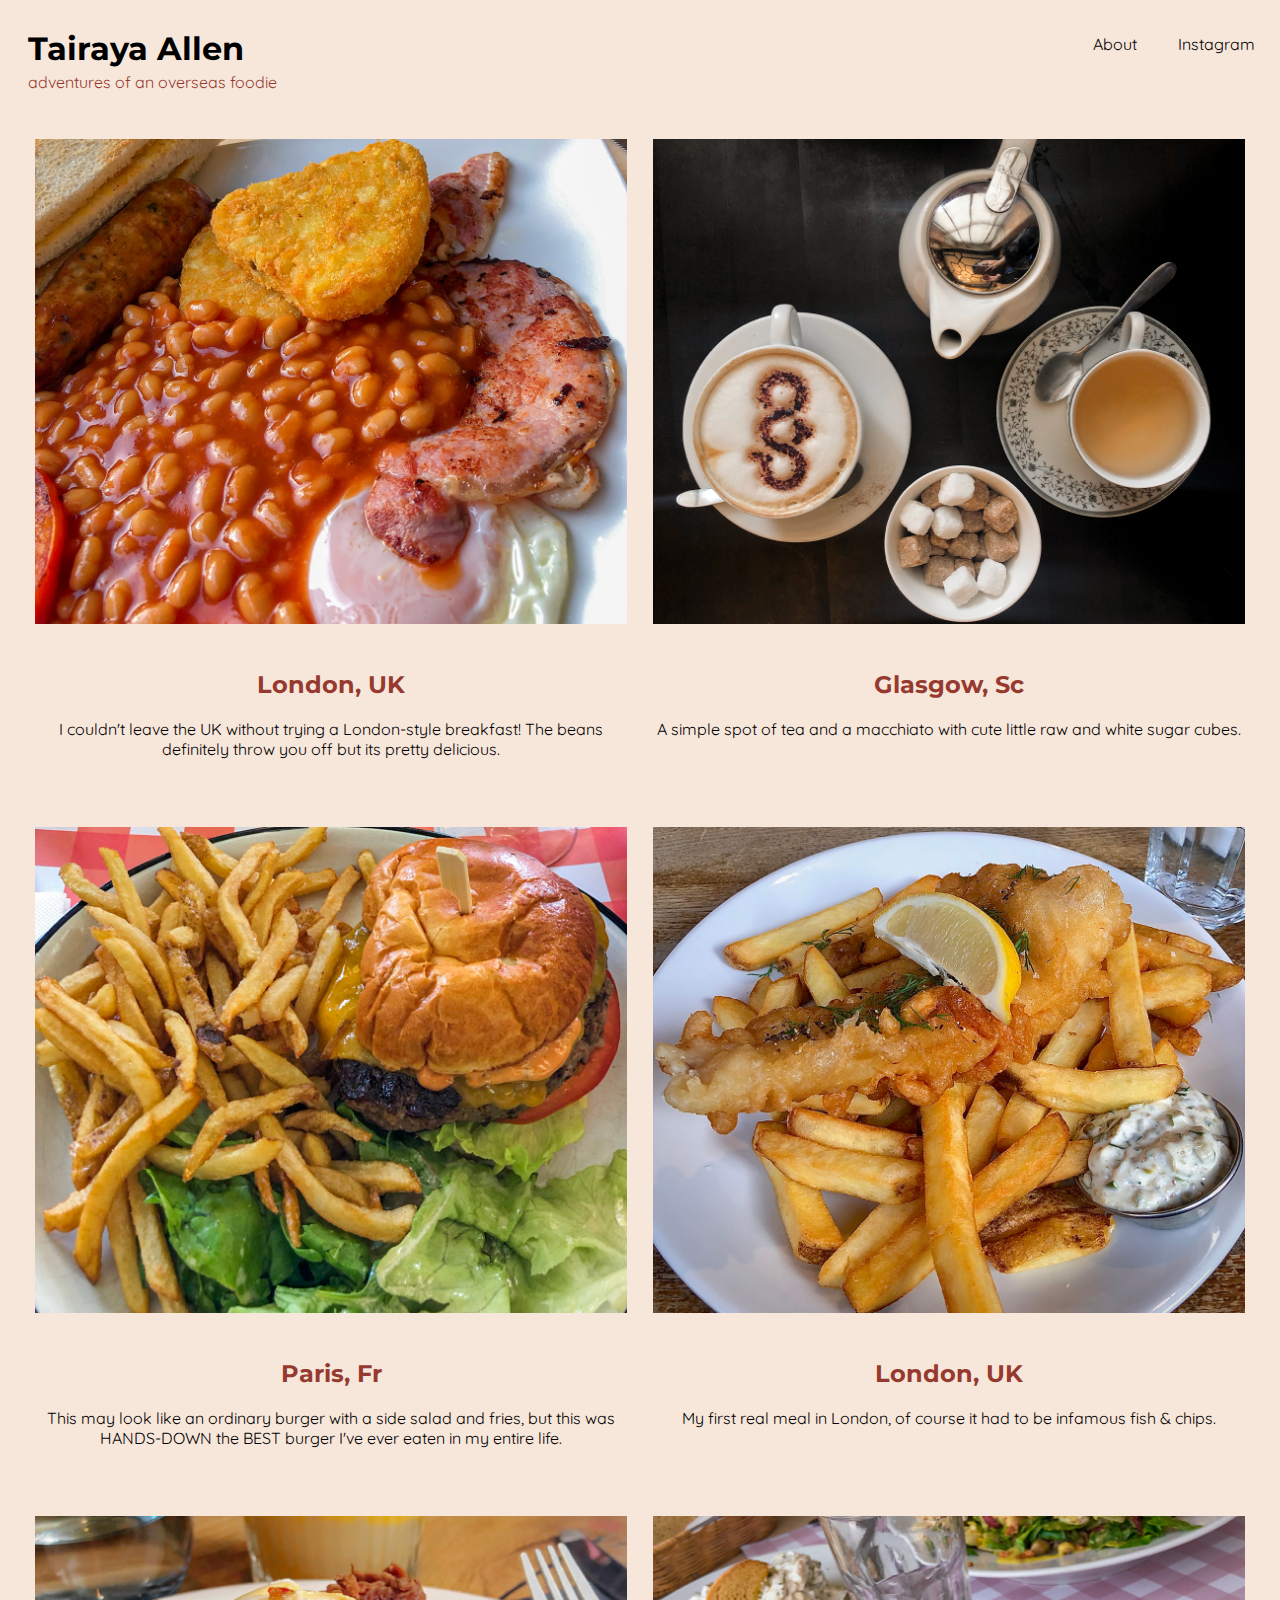
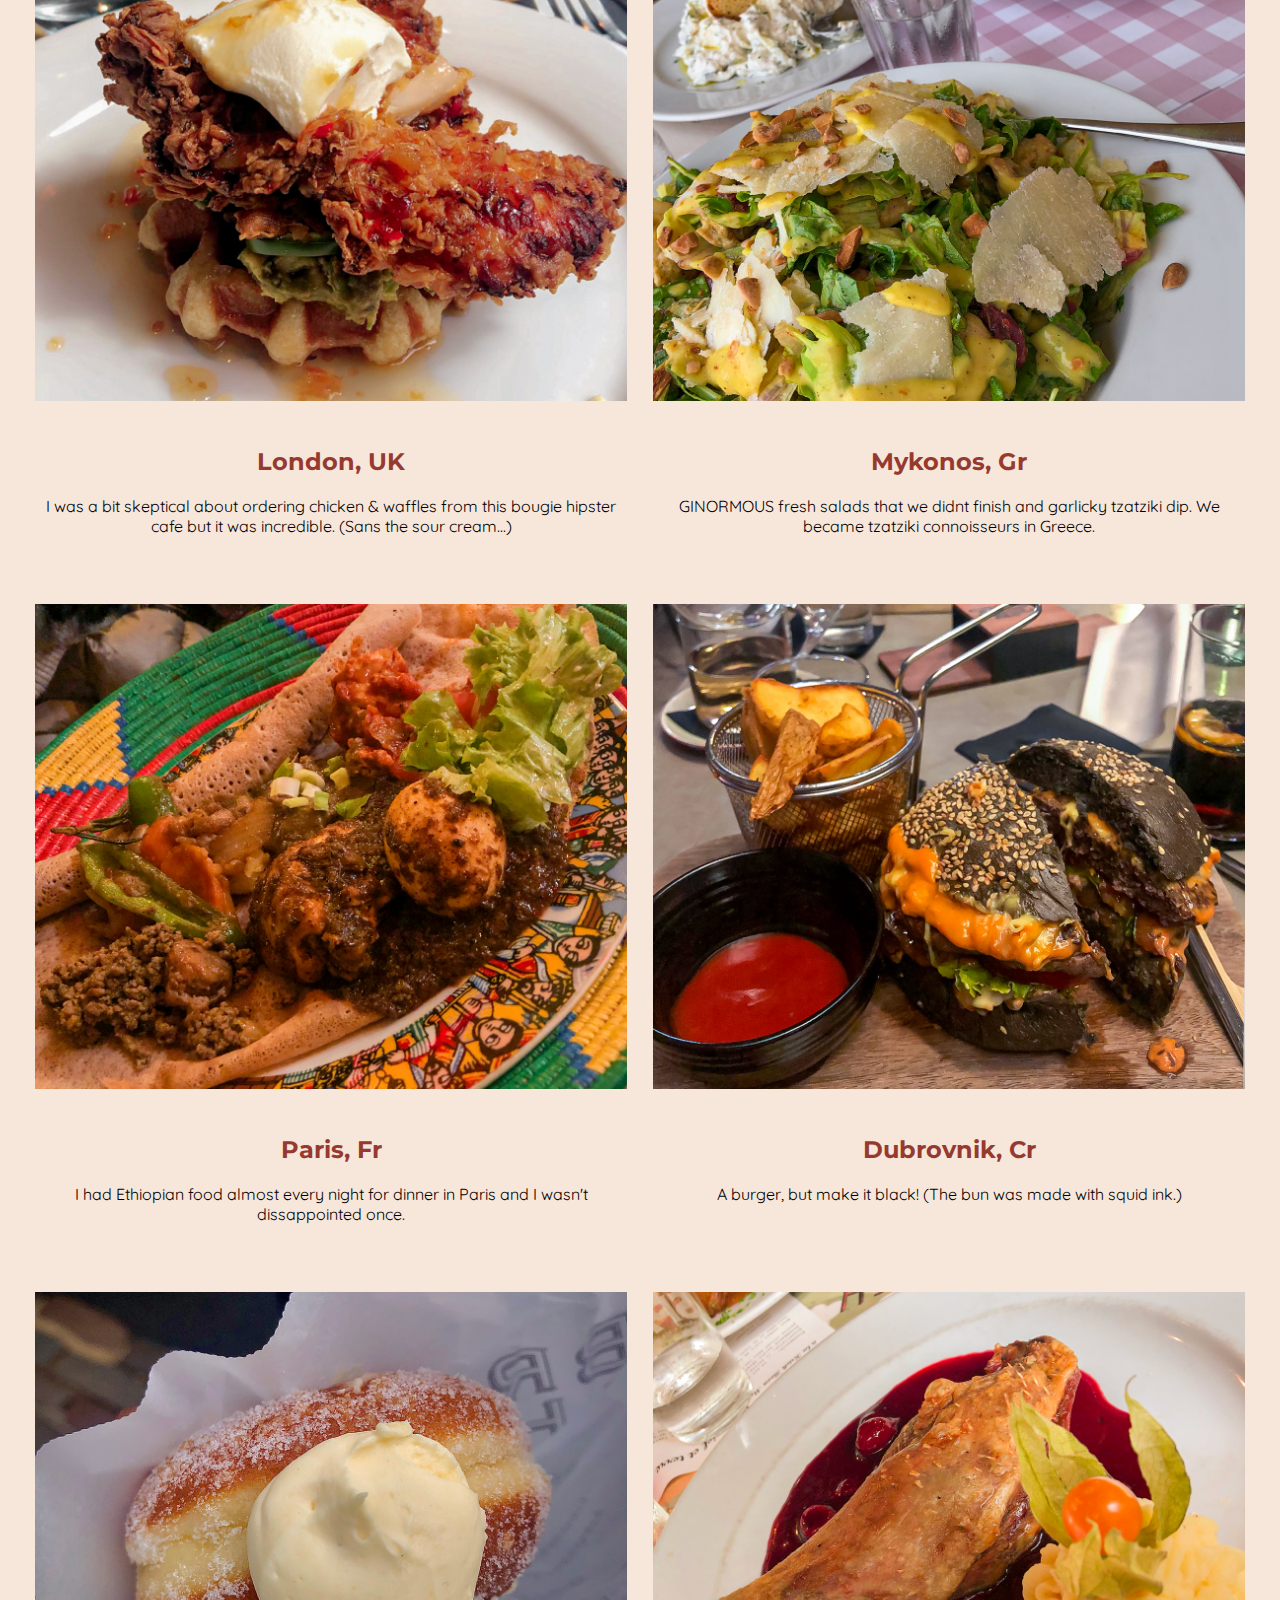
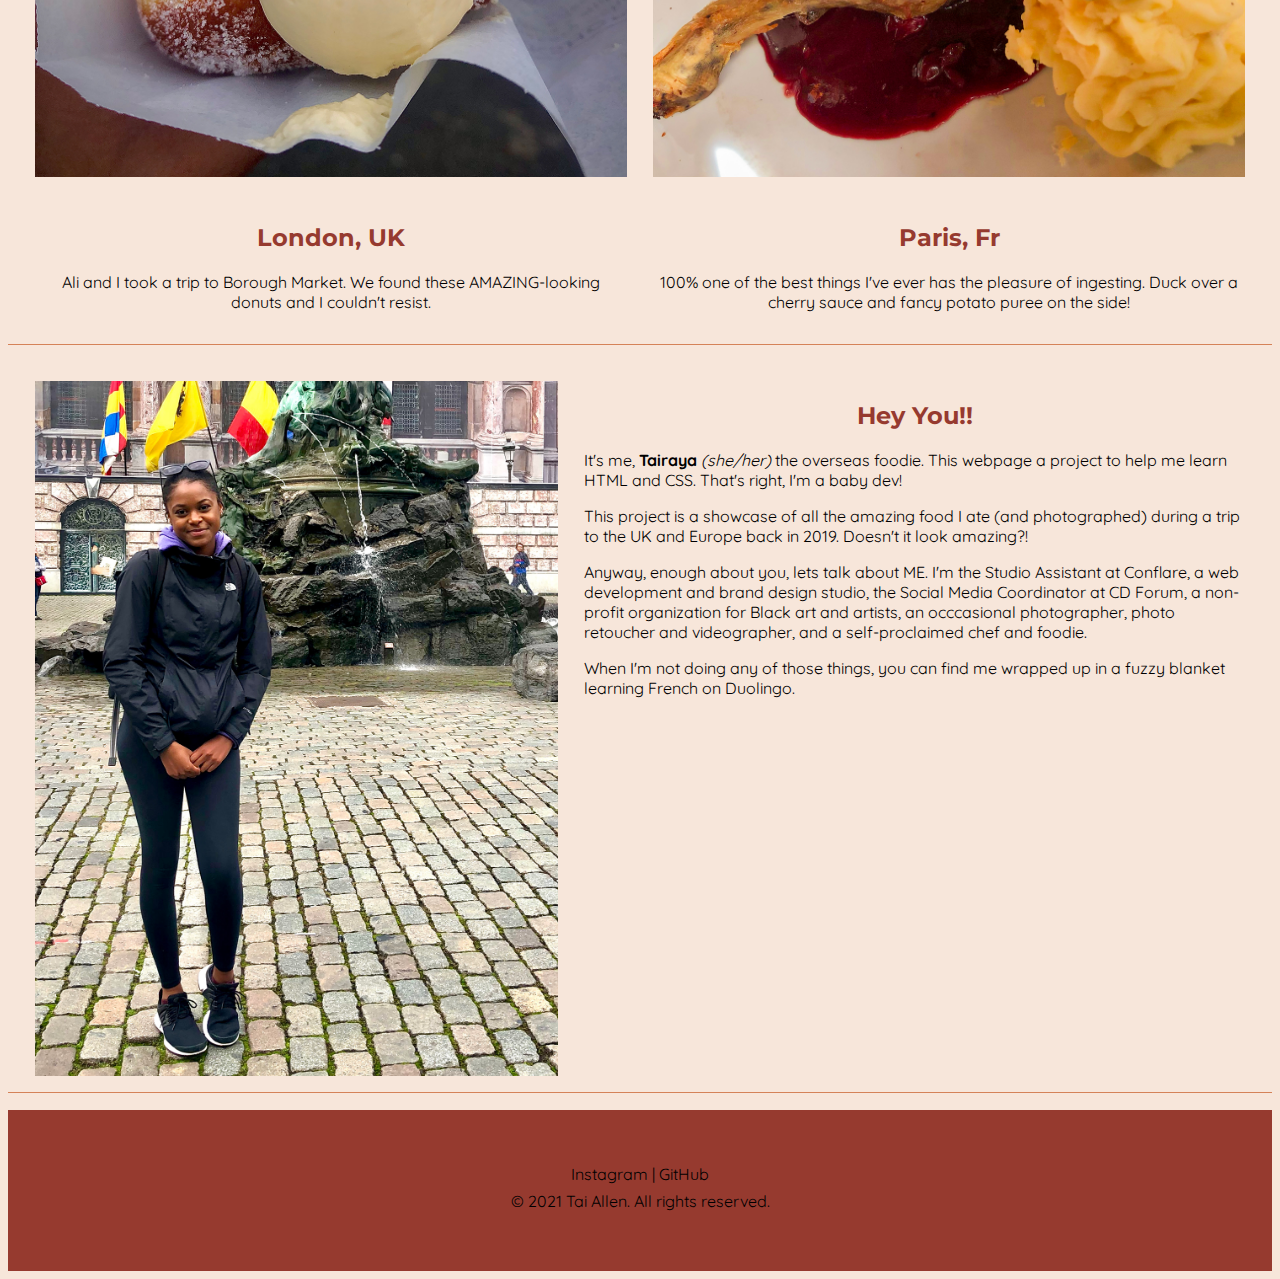
<file: index.html>
<!DOCTYPE html>
<html lang="en">
  <head>
    <meta charset="UTF-8">
    <meta name="viewport" content="width=device-width, initial-scale=1.0">
    <title>Tai Dev Project 1</title>
    <link href="https://fonts.googleapis.com/css2?family=Montserrat:wght@100&family=Quicksand:wght@300;400&display=swap" rel="stylesheet">
    <link rel="stylesheet" href="css/style.css">
  </head>

  <body>
    <div id="header-container">
      <div id="header">
        <div id="site-title"><h1>Tairaya Allen</h1><p>adventures of an overseas foodie</p>
          <div id="nav-desktop">
            <ul style="list-style-type: none;">
              <li class="about"><a href="#anchor">About</a></li>
              <li class="instagram"><a href="https://www.instagram.com/tairayam/">Instagram</a></li>
            </ul>
          </div>
        </div>
      </div>
    </div>

    <main>
    <div class="content-container">
      <div class="grid-container">
          <div class="grid-item grid-item-1 image" id="a"><img src="images/london-breakfast.jpg"></div>
          <div class="grid-item grid-item-2 image" id="c"><img src="images/scotland-tea.jpg"></div>
          <div class="grid-item grid-text-1" id="b">
            <h2 style="text-align: center;">London, UK</h2>
          <p style="text-align: center">I couldn't leave the UK without trying a London-style breakfast! The beans definitely throw you off but its pretty delicious.</p>
            </div>
          <div class="grid-item grid-text-2" id="d"> 
            <h2 style="text-align: center;">Glasgow, Sc</h2>
            <p style="text-align: center">A simple spot of tea and a macchiato with cute little raw and white sugar cubes.</p>
          </div>
          <div class="grid-item grid-item-3 image" id="e"><img src="images/paris-burger.jpg"></div>
          <div class="grid-item grid-item-4 image" id="g"><img src="images/london-fandc.jpg"></div>
          <div class="grid-item grid-text-3" id="f">
            <h2 style="text-align: center;">Paris, Fr</h2>
            <p style="text-align: center;">This may look like an ordinary burger with a side salad and fries, but this was HANDS-DOWN the BEST burger I've ever eaten in my entire life.</p>
          </div>
          <div class="grid-item grid-text-4" id="h">
            <h2 style="text-align: center;">London, UK</h2>
            <p style="text-align: center;">My first real meal in London, of course it had to be infamous fish & chips.</p>
          </div>
          <div class="grid-item grid-item-5 image" id="i"><img src="images/london-chicknwaffl.jpg"></div>
          <div class="grid-item grid-item-6 image" id="k"><img src="images/greece-salad.jpg"></div>
          <div class="grid-item grid-text-5" id="j">
            <h2 style="text-align: center;">London, UK</h2>
            <p style="text-align: center;">I was a bit skeptical about ordering chicken & waffles from this bougie hipster cafe but it was incredible. (Sans the sour cream...)</p>
          </div>
          <div class="grid-item grid-text-6" id="l">
            <h2 style="text-align: center;">Mykonos, Gr</h2>
            <p style="text-align: center;">GINORMOUS fresh salads that we didnt finish and garlicky tzatziki dip. We became tzatziki connoisseurs in Greece.</p>
          </div>
          <div class="grid-item grid-item-7 image" id="m"><img src="images/paris-ethiopian.jpg"></div>
          <div class="grid-item grid-item-8 image" id="o"><img src="images/croatia-burger.jpg"></div>
          <div class="grid-item grid-text-7" id="n">
            <h2 style="text-align: center;">Paris, Fr</h2>
            <p style="text-align: center;">I had Ethiopian food almost every night for dinner in Paris and I wasn't dissappointed once.</p>
          </div>
          <div class="grid-item grid-text-8" id="p">
            <h2 style="text-align: center;">Dubrovnik, Cr</h2>
            <p style="text-align: center;">A burger, but make it black! (The bun was made with squid ink.)</p>
          </div>
          <div class="grid-item grid-item-9 image" id="q"><img src="images/london-donut.jpg"></div>
          <div class="grid-item grid-item-10 image" id="s"><img src="images/france-duck.jpg"></div>
          <div class="grid-item grid-text-9" id="r">
            <h2 style="text-align: center;">London, UK</h2>
            <p style="text-align: center;">Ali and I took a trip to Borough Market. We found these AMAZING-looking donuts and I couldn't resist.</p>
          </div>
          <div class="grid-item grid-text-10" id="t">
            <h2 style="text-align: center;">Paris, Fr</h2>
            <p style="text-align: center;">100% one of the best things I've ever has the pleasure of ingesting. Duck over a cherry sauce and fancy potato puree on the side!</p>
          </div>
        </div> <!--grid container-->
  
    <hr id="anchor">

    <div class="grid-container-about">
        <div class="grid-item grid-item-11 image" id="u"><img src="images/brussels.jpg"></div>
        <div class="grid-item grid-text-11" id="v">
          <h2 style="text-align: center;">Hey You!!</h2>
          <p>It's me, <strong>Tairaya</strong> <em>(she/her)</em> the overseas foodie. This webpage a project to help me learn HTML and CSS. That's right, I'm a baby dev!</p>
        
          <p>This project is a showcase of all the amazing food I ate (and photographed) during a trip to the UK and Europe back in 2019. Doesn't it look amazing?!</p>
          
          <p>Anyway, enough about you, lets talk about ME. I'm the Studio Assistant at Conflare, a web development and brand design studio, the Social Media Coordinator at CD Forum, a non-profit organization for Black art and artists, an occcasional photographer, photo retoucher and videographer, and a self-proclaimed chef and foodie.</p> 
        
          <p>When I'm not doing any of those things, you can find me wrapped up in a fuzzy blanket learning French on Duolingo.</p>
        </div>
      </div><!--grid container-->

      <hr>
  
      </div> <!--content container-->
    
      <div class="footer-distributed">

          <div class="footer-center">

            <p class="footer-links">
              <a href="https://www.instagram.com/tairayam/">Instagram </a>
              |
              <a href="https://github.com/taiallen">GitHub</a>
            </p>
          </br>
            <p class="footer-company-name">© 2021 Tai Allen. All rights reserved.</p>
          </div>
        </div>
      </body>
    </main>
</html>
</file>
<file: css/style.css>
/* GENERAL */

body {
    color: #000000;
    font-family: 'Quicksand', sans-serif;
    background-color: rgba(213, 132, 72, 0.2);
    overflow-x: hidden;
}
h1 {
    color: black;
    font-family: 'Montserrat', sans-serif;
    margin-block-end: .10em;
}
h2 {
    color: #963A2F;
    font-family: 'Montserrat', sans-serif;
}
a:link {
    color: black;
    text-decoration: none;
}
a:visited {
    color: black;
    text-decoration: none;
}
a:hover {
    color: #D58258; 
}
hr {
    display: block; height: 1px;
    border: 0; border-top: 1px solid #D58258;
    margin: 1em 0; padding: 0;

}

/* HEADER */
#header-container {
    background-color: transparent !important;
    height: 126px;
}

#header {
    position: relative;
    width: 100%;
    max-width: 2000px;
    margin-left: 20px;
}
#site-title {
    width: 250px;
    float: left;
}
#site-title p {
    color: #963A2F;
    margin-block-start: 0px;
}
#nav-desktop {
    position: absolute;
	right: 5px;
    top: 10px;
}

#nav-desktop ul li {
    display: inline;
    position: relative;
    padding: 5px 5px 5px 5px;
    margin-right: 27px;
}

@media screen and (max-width: 730px) {
    #nav-desktop ul li { 
        padding-inline-start: 550px;
        text-align: right;
        display: block;
    }
}

@media screen and (max-width: 730px) {
    body { 
        overflow-x: hidden;
    }
}

/* END OF HEADER */

/* CONTENT */
.content-container {
    position: relative;
    margin-top: 0;
    margin-right: 0 auto;
    margin-left: 0 auto;
    max-width: 3000px;
}
.grid-container {
    display: grid;
    grid-gap: 26px;
    grid-template-columns: repeat(8, 1fr);
    margin-top: 5px;
    margin-right: 27px;
    margin-left: 27px;
    margin-bottom: 15px;
}

@media screen and (max-width: 730px) {
    .grid-container {
        display: grid;
        grid-gap: 5px;
        grid-template-columns: (9, 1fr);
        margin-right: 15px;
        margin-left: 15px;
        margin-bottom: 25px;

    }
    #a {
        grid-column-start: 1;
        grid-column-end: 9;
        grid-row-start: 1;
        grid-row-end: 9;
    }
    #b {
        grid-column-start: 1;
        grid-column-end: 9;
        grid-row-start: 9;
        grid-row-end: 10;
        padding-bottom: 25px;
    }
    #c {
        grid-column-start: 1;
        grid-column-end: 9;
        grid-row-start: 11;
        grid-row-end: 19;
    }
    #d {
        grid-column-start: 1;
        grid-column-end: 9;
        grid-row-start: 20;
        grid-row-end: 21;
        padding-bottom: 25px;
    }
    #e {
        grid-column-start: 1;
        grid-column-end: 9;
        grid-row-start: 22;
        grid-row-end: 30;
    }
    #f {
        grid-column-start: 1;
        grid-column-end: 9;
        grid-row-start: 30;
        grid-row-end: 31;
        padding-bottom: 25px;
    }
    #g {
        grid-column-start: 1;
        grid-column-end: 9;
        grid-row-start: 33;
        grid-row-end: 41;
    }
    #h {
        grid-column-start: 1;
        grid-column-end: 9;
        grid-row-start: 41;
        grid-row-end: 42;
        padding-bottom: 25px;
    }
    #i {
        grid-column-start: 1;
        grid-column-end: 9;
        grid-row-start: 43;
        grid-row-end: 51;
    }
    #j {
        grid-column-start: 1;
        grid-column-end: 9;
        grid-row-start: 51;
        grid-row-end: 52;
        padding-bottom: 25px;
    }
    #k {
        grid-column-start: 1;
        grid-column-end: 9;
        grid-row-start: 53;
        grid-row-end: 61;
    }
    #l {
        grid-column-start: 1;
        grid-column-end: 9;
        grid-row-start: 61;
        grid-row-end: 62;
        padding-bottom: 25px;
    }
    #m {
        grid-column-start: 1;
        grid-column-end: 9;
        grid-row-start: 63;
        grid-row-end: 71;
    }
    #n {
        grid-column-start: 1;
        grid-column-end: 9;
        grid-row-start: 71;
        grid-row-end: 72;
        padding-bottom: 25px;
    }
    #o {
        grid-column-start: 1;
        grid-column-end: 9;
        grid-row-start: 73;
        grid-row-end: 81;
    }
    #p {
        grid-column-start: 1;
        grid-column-end: 9;
        grid-row-start: 81;
        grid-row-end: 82;
        padding-bottom: 25px;
    }
    #q {
        grid-column-start: 1;
        grid-column-end: 9;
        grid-row-start: 83;
        grid-row-end: 91;
    }
    #r {
        grid-column-start: 1;
        grid-column-end: 9;
        grid-row-start: 91;
        grid-row-end: 92;
        padding-bottom: 25px;
    }
    #s {
        grid-column-start: 1;
        grid-column-end: 9;
        grid-row-start: 93;
        grid-row-end: 101;
    }
    #t {
        grid-column-start: 1;
        grid-column-end: 9;
        grid-row-start: 101;
        grid-row-end: 102;
        padding-bottom: 25px
    }
}

.grid-container-about {
    display: grid;
    grid-gap: 26px;
    grid-template-columns: repeat(9, 1fr);
    margin-top: 35px;
    margin-right: 27px;
    margin-left: 27px;
}

@media screen and (max-width: 660px) {
    .grid-container-about {
        display: grid;
        grid-gap: 5px;
        grid-template-columns: (9, 1fr);
        margin-top: 25px;
        margin-right: 15px;
        margin-left: 15px;
    }
    #u {
        grid-column-start: 1;
        grid-column-end:11;
        grid-row-start: 1;
        grid-row-end: 6;
    }
    #v {
        grid-column-start: 1;
        grid-column-end: 11;
        grid-row-start: 6;
        grid-row-end: 7;
    }
}
.image img {
    width: 100%;
    height: 100%;
    object-fit: cover;
    display: block;
}
.grid-item-1 {
    grid-column-start: 1;
    grid-column-end: 5;
    grid-row-start: 1;
    grid-row-end: 6;
}
.grid-item-2 {
    grid-column-start: 5;
    grid-column-end: 9;
    grid-row-start: 1;
    grid-row-end: 6;
}
.grid-text-1 {
    grid-column-start: 1;
    grid-column-end: 5;
    grid-row-start: 6;
    grid-row-end: 7;

}
.grid-text-2 {
    grid-column-start: 5;
    grid-column-end: 9;
    grid-row-start: 6;
    grid-row-end: 7;
}
.grid-item-3 {
    grid-column-start: 1;
    grid-column-end: 5;
    grid-row-start: 8;
    grid-row-end: 13;
}
.grid-item-4 {
    grid-column-start: 5;
    grid-column-end: 9;
    grid-row-start: 8;
    grid-row-end: 13;
}
.grid-text-3 {
    grid-column-start: 1;
    grid-column-end: 5;
    grid-row-start: 13;
    grid-row-end: 14;
}
.grid-text-4 {
    grid-column-start: 5;
    grid-column-end: 9;
    grid-row-start: 13;
    grid-row-end: 14;
}
.grid-item-5 {
    grid-column-start: 1;
    grid-column-end: 5;
    grid-row-start: 15;
    grid-row-end: 20;
}
.grid-item-6 {
    grid-column-start: 5;
    grid-column-end: 9;
    grid-row-start: 15;
    grid-row-end: 20;
}
.grid-text-5 {
    grid-column-start: 1;
    grid-column-end: 5;
    grid-row-start: 20;
    grid-row-end: 21;
}
.grid-text-6 {
    grid-column-start: 5;
    grid-column-end: 9;
    grid-row-start: 20;
    grid-row-end: 21;
}
.grid-item-7 {
    grid-column-start: 1;
    grid-column-end: 5;
    grid-row-start: 22;
    grid-row-end: 27;
}
.grid-item-8 {
    grid-column-start: 5;
    grid-column-end: 9;
    grid-row-start: 22;
    grid-row-end: 27;
}
.grid-text-7 {
    grid-column-start: 1;
    grid-column-end: 5;
    grid-row-start: 27;
    grid-row-end: 28;
}
.grid-text-8 {
    grid-column-start: 5;
    grid-column-end: 9;
    grid-row-start: 27;
    grid-row-end: 28;
}
.grid-item-9 {
    grid-column-start: 1;
    grid-column-end: 5;
    grid-row-start: 29;
    grid-row-end: 34;
}
.grid-item-10 {
    grid-column-start: 5;
    grid-column-end: 9;
    grid-row-start: 29;
    grid-row-end: 34;
}
.grid-text-9 {
    grid-column-start: 1;
    grid-column-end: 5;
    grid-row-start: 34;
    grid-row-end: 35;
}
.grid-text-10 {
    grid-column-start: 5;
    grid-column-end: 9;
    grid-row-start: 34;
    grid-row-end: 35;
}

.grid-item-11 {
    grid-column-start: 1;
    grid-column-end: 5;
    grid-row-start: 1;
    grid-row-end: 6;    
}

.grid-text-11 {
    grid-column-start: 5;
    grid-column-end: 10;
    grid-row-start: 1;
    grid-row-end: 6;
}

/* FOOTER */

@media screen and (max-height: 660px) {
    .footer-distributed {
        position: static;
        max-width: 2000px;
    }
}

.footer-distributed {
	background-color: #963A2F;
	box-sizing: border-box;
    width: 100%;
	text-align: center;
	padding: 50px 50px 60px 50px;
}

.footer-distributed .footer-center {
    display: inline-block;
	vertical-align: top;
}

.footer-distributed .footer-links a {
	display: inline-block;
	line-height: 1.8;
	text-decoration: none;
}
.footer-distributed .footer-links a:hover {
	color: #D58258;
}

.footer-distributed .footer-center p {
	display: inline-block;
	color: #000000;
	vertical-align: middle;
	margin:0;
}

.footer-distributed .footer-center p a {
    color:  #000000;
	text-decoration: none;
}

@media (max-width: 660px) {

	.footer-distributed .footer-center {
		display: block;
		width: 100%;
		text-align: center;
	}
}
</file>
